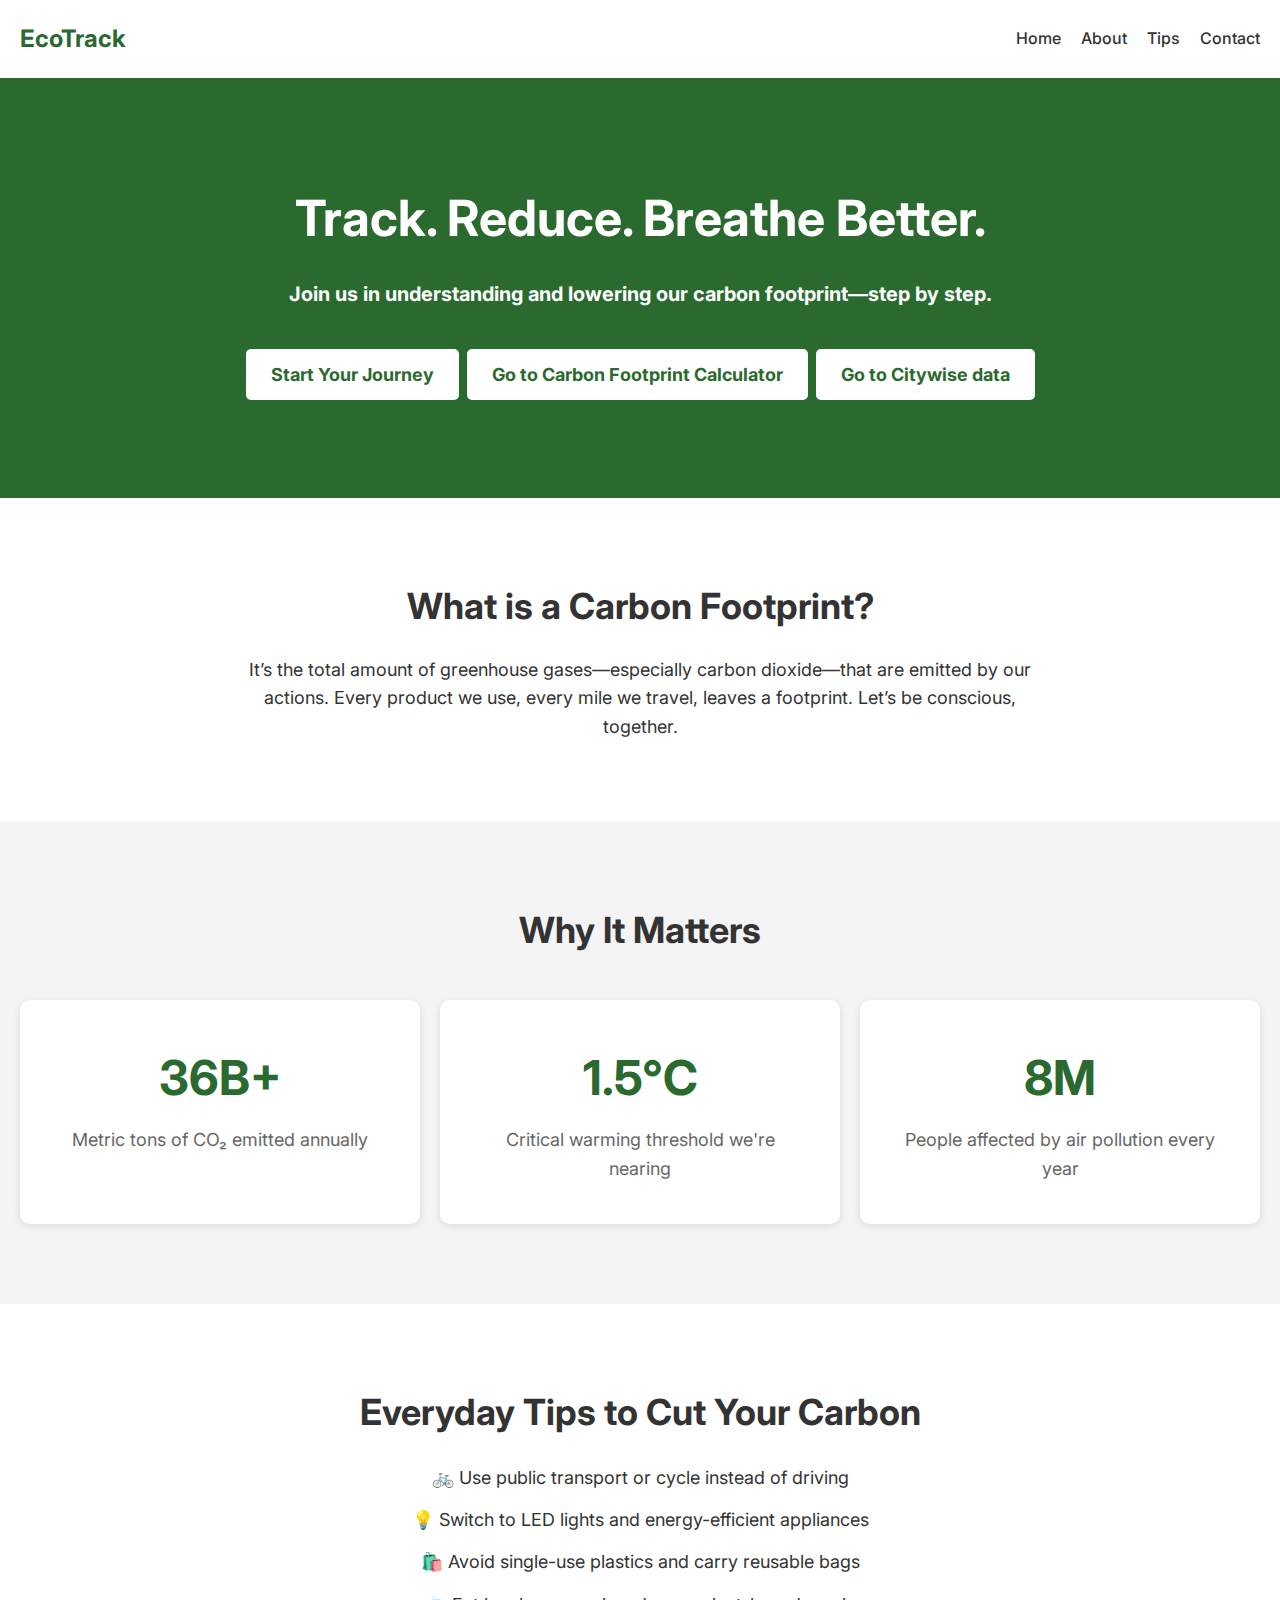
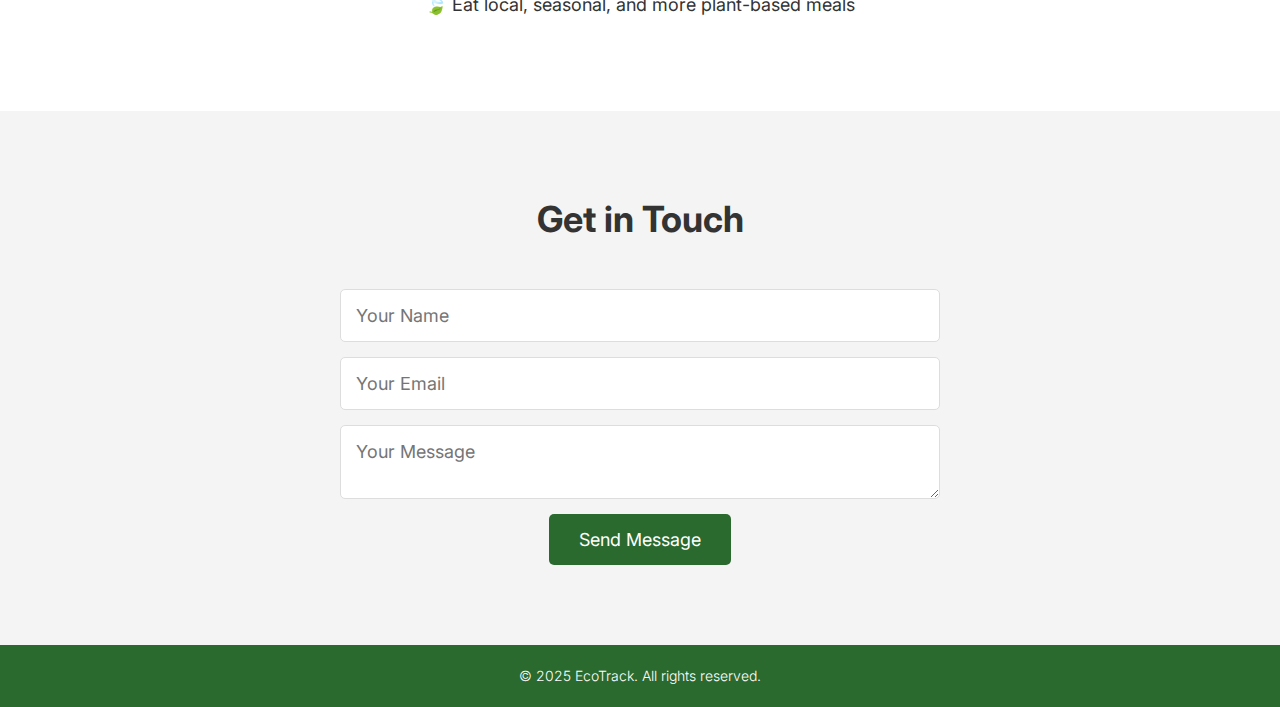
<file: index.html>
<!DOCTYPE html>
<html lang="en">
<head>
  <meta charset="UTF-8" />
  <meta name="viewport" content="width=device-width, initial-scale=1.0"/>
  <title>EcoTrack - Carbon Awareness</title>
  <link rel="stylesheet" href="style.css" />
  <script defer src="script.js"></script>
  <link href="https://fonts.googleapis.com/css2?family=Inter:wght@300;500;700&display=swap" rel="stylesheet">
</head>
<body>
  <!-- Navbar -->
  <header class="navbar">
    <div class="logo">EcoTrack</div>
    <nav>
      <ul>
        <li><a href="#">Home</a></li>
        <li><a href="#about">About</a></li>
        <li><a href="#tips">Tips</a></li>
        <li><a href="#contact">Contact</a></li>
        <!-- <li><a href="calindex.html">Carbon footprint calculator</a></li> -->
      </ul>
    </nav>
  </header>

  <!-- Hero Section -->
  <section class="hero">
    <h1>Track. Reduce. Breathe Better.</h1>
    <p>Join us in understanding and lowering our carbon footprint—step by step.</p>
    <a href="#about" class="cta-btn">Start Your Journey</a> 
    <a href="calindex.html" class="cta-btn">Go to Carbon Footprint Calculator</a>
    <a href="cities_index.html" class="cta-btn">Go to Citywise data</a>
  </section>

  <!-- About Section -->
  <section id="about" class="about">
    <h2>What is a Carbon Footprint?</h2>
    <p>It’s the total amount of greenhouse gases—especially carbon dioxide—that are emitted by our actions. Every product we use, every mile we travel, leaves a footprint. Let’s be conscious, together.</p>
  </section>

  <!-- Impact Stats Section -->
  <section class="stats fade-in">
    <h2>Why It Matters</h2>
    <div class="stats-grid">
      <div class="stat-card">
        <h3>36B+</h3>
        <p>Metric tons of CO₂ emitted annually</p>
      </div>
      <div class="stat-card">
        <h3>1.5°C</h3>
        <p>Critical warming threshold we're nearing</p>
      </div>
      <div class="stat-card">
        <h3>8M</h3>
        <p>People affected by air pollution every year</p>
      </div>
    </div>
  </section>

  <!-- Tips Section -->
  <section id="tips" class="tips">
    <h2>Everyday Tips to Cut Your Carbon</h2>
    <ul>
      <li>🚲 Use public transport or cycle instead of driving</li>
      <li>💡 Switch to LED lights and energy-efficient appliances</li>
      <li>🛍️ Avoid single-use plastics and carry reusable bags</li>
      <li>🍃 Eat local, seasonal, and more plant-based meals</li>
    </ul>
  </section>

  <!-- Contact Section -->
  <section id="contact" class="contact">
    <h2>Get in Touch</h2>
    <form id="contact-form">
      <input type="text" placeholder="Your Name" required />
      <input type="email" placeholder="Your Email" required />
      <textarea placeholder="Your Message" required></textarea>
      <button type="submit">Send Message</button>
    </form>
  </section>

  <!-- Footer -->
  <footer>
    <p>© 2025 EcoTrack. All rights reserved.</p>
  </footer>
</body>
</html>
</file>
<file: style.css>
/* General Styles */
* {
    margin: 0;
    padding: 0;
    box-sizing: border-box;
    font-family: 'Inter', sans-serif;
}
  
body {
    background-color: #f4f4f4;
    color: #333;
    line-height: 1.6;
    font-size: 16px;
}

/* Navbar Animation */
.navbar {
    display: flex;
    justify-content: space-between;
    align-items: center;
    padding: 20px;
    background-color: #ffffff;
    box-shadow: 0 2px 5px rgba(0, 0, 0, 0.1);
    animation: slideIn 1s ease-out;
}

.navbar .logo {
    font-size: 24px;
    font-weight: 700;
    color: #2b6a2f;
    animation: fadeIn 1.5s ease-in-out;
}

.navbar nav ul {
    list-style: none;
    display: flex;
}

.navbar nav ul li {
    margin-left: 20px;
}

.navbar nav ul li a {
    text-decoration: none;
    color: #333;
    font-weight: 500;
    transition: color 0.3s ease;
}

.navbar nav ul li a:hover {
    color: #2b6a2f;
}

/* Hero Section Animation */
.hero {
    background-color: #2b6a2f;
    color: #fff;
    text-align: center;
    padding: 100px 20px;
    font-size: 36px;
    font-weight: 700;
    animation: fadeInUp 1s ease-out;
}

.hero h1 {
    font-size: 50px;
    margin-bottom: 20px;
    animation: fadeInUp 1s ease-out;
}

.hero p {
    font-size: 20px;
    margin-bottom: 30px;
    animation: fadeInUp 1.2s ease-out;
}

.hero .cta-btn {
    text-decoration: none;
    background-color: #ffffff;
    color: #2b6a2f;
    padding: 15px 25px;
    border-radius: 5px;
    font-size: 18px;
    transition: background-color 0.3s ease;
    animation: bounce 2s infinite;
}

.hero .cta-btn:hover {
    background-color: #f4f4f4;
}

/* About Section Animation */
.about {
    background-color: #ffffff;
    text-align: center;
    padding: 80px 20px;
    animation: fadeIn 1s ease-in-out;
}

.about h2 {
    font-size: 36px;
    margin-bottom: 20px;
    font-weight: 700;
    animation: fadeInUp 1s ease-out;
}

.about p {
    font-size: 18px;
    line-height: 1.6;
    max-width: 800px;
    margin: 0 auto;
    animation: fadeInUp 1.2s ease-out;
}

/* Stats Section Animation */
.stats {
    background-color: #f4f4f4;
    text-align: center;
    padding: 80px 20px;
    animation: fadeIn 1s ease-in-out;
}

.stats h2 {
    font-size: 36px;
    margin-bottom: 40px;
    font-weight: 700;
}

.stats-grid {
    display: grid;
    grid-template-columns: 1fr 1fr 1fr;
    gap: 20px;
    animation: fadeInUp 1.5s ease-out;
}

.stat-card {
    background-color: #ffffff;
    padding: 40px;
    border-radius: 10px;
    box-shadow: 0 2px 8px rgba(0, 0, 0, 0.1);
    animation: slideInCard 1s ease-out;
}

.stat-card h3 {
    font-size: 48px;
    font-weight: 700;
    color: #2b6a2f;
    margin-bottom: 10px;
}

.stat-card p {
    font-size: 18px;
    color: #666;
}

/* Tips Section Animation */
.tips {
    background-color: #ffffff;
    text-align: center;
    padding: 80px 20px;
    animation: fadeIn 1s ease-in-out;
}

.tips h2 {
    font-size: 36px;
    margin-bottom: 20px;
    font-weight: 700;
}

.tips ul {
    list-style: none;
    font-size: 18px;
    line-height: 1.8;
    animation: fadeInUp 1s ease-out;
}

.tips ul li {
    margin-bottom: 10px;
}

/* Contact Section Animation */
.contact {
    background-color: #f4f4f4;
    text-align: center;
    padding: 80px 20px;
    animation: fadeIn 1s ease-in-out;
}

.contact h2 {
    font-size: 36px;
    margin-bottom: 40px;
    font-weight: 700;
}

.contact form {
    display: flex;
    flex-direction: column;
    align-items: center;
    max-width: 600px;
    margin: 0 auto;
}

.contact form input, .contact form textarea {
    width: 100%;
    padding: 15px;
    margin-bottom: 15px;
    border: 1px solid #ddd;
    border-radius: 5px;
    font-size: 18px;
}

.contact form button {
    padding: 15px 30px;
    background-color: #2b6a2f;
    color: #ffffff;
    font-size: 18px;
    border: none;
    border-radius: 5px;
    cursor: pointer;
    transition: background-color 0.3s ease;
}

.contact form button:hover {
    background-color: #1d4a1f;
}

/* Footer Animation */
footer {
    background-color: #2b6a2f;
    color: #fff;
    text-align: center;
    padding: 20px;
    animation: fadeIn 1s ease-in-out;
}

footer p {
    font-size: 14px;
    font-weight: 300;
}

/* Animations */
@keyframes fadeIn {
    from {
        opacity: 0;
    }
    to {
        opacity: 1;
    }
}

@keyframes fadeInUp {
    from {
        opacity: 0;
        transform: translateY(20px);
    }
    to {
        opacity: 1;
        transform: translateY(0);
    }
}

@keyframes slideIn {
    from {
        opacity: 0;
        transform: translateX(-100%);
    }
    to {
        opacity: 1;
        transform: translateX(0);
    }
}

@keyframes slideInCard {
    from {
        opacity: 0;
        transform: translateY(50px);
    }
    to {
        opacity: 1;
        transform: translateY(0);
    }
}

@keyframes bounce {
    0%, 100% {
        transform: translateY(0);
    }
    50% {
        transform: translateY(-10px);
    }
}
</file>
